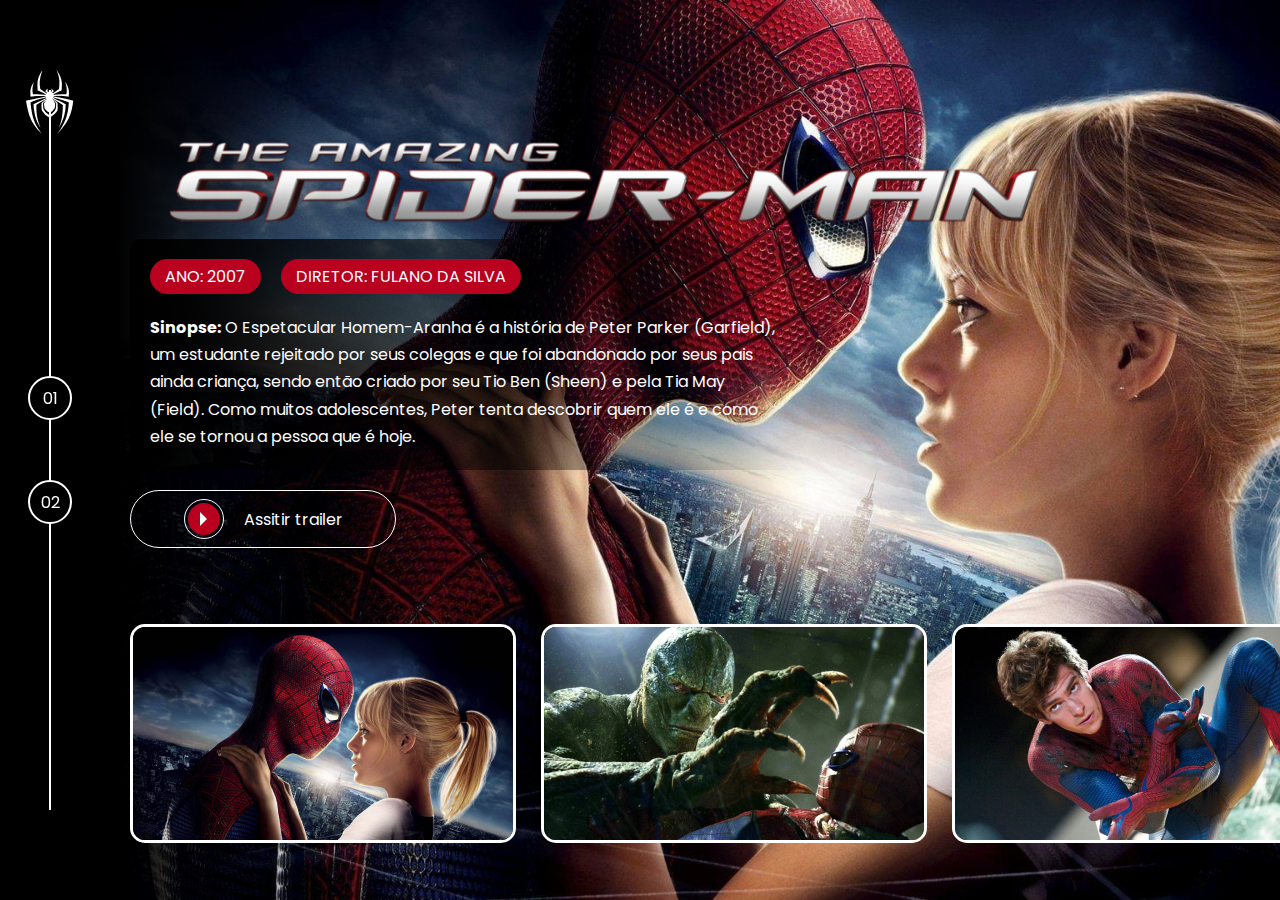
<file: pages/andrew-garfield/espetacularSpiderman1.html>
<!DOCTYPE html>
<html lang="pt-br">
<head>
  <meta charset="UTF-8">
  <meta http-equiv="X-UA-Compatible" content="IE=edge">
  <link rel="stylesheet" href="../../assets/css/internal.css"><meta name="viewport" content="width=device-width, initial-scale=1.0">
  <link rel="stylesheet" href="https://cdn.jsdelivr.net/npm/@fancyapps/ui@4.0/dist/fancybox.css"/>
  <title>Multiverso Spiderman</title>
</head>
<body>
  <div class="s-wrapper">

    <div class="s-left-column">     
      <nav class="navigator">
        <div class="navigator__icon">
          <a href="../../index.html">
            <img src="../../assets/images/icons/spiderman1.png" alt="">
          </a>
        </div>
        <ul>
          <li><a href="espetacularSpiderman1.html">01</a></li>
          <li><a href="espetacularSpiderman2.html">02</a></li>
          
        </ul>
      </nav>

    </div>
    <div class="s-main-content s-spiderman-02-01">

      <div class="s-main-content__top">
        <div class="s-logo">
          <img src="../../assets/images/spiderman-andrew/movie-01/logo.png" alt="Spiderman (2002)" title="Spiderman (2002)">
        </div>

        <div class="s-description">
          <div class="pills">
            <ul>
              <li>Ano: 2007</li>
              <li>Diretor: Fulano Da Silva</li>
            </ul>
          </div>

          <div class="s-description__text">
            <p><strong>Sinopse:</strong>&nbsp;O Espetacular Homem-Aranha é a história de Peter Parker (Garfield), 
              um estudante rejeitado por seus colegas e que foi abandonado por seus pais ainda criança, 
              sendo então criado por seu Tio Ben (Sheen) e pela Tia May (Field). 
              Como muitos adolescentes, Peter tenta descobrir quem ele é e como ele se tornou a pessoa que é hoje.
            </p>
          </div>
        </div>

        <div class="s-links">
          <ul>
            <li>
              <a href="https://www.youtube.com/watch?v=6nzNdpJ3qMo" class="link-button" target="_blank">
                <span class="icon">
                  <div class="play-icon">&nbsp;</div>
                </span>
                <span class="label"> Assitir trailer </span>
              </a>
            </li>
          </ul>
        </div>

      </div>

      <div class="s-main-content__bottom">
        <div class="gallery">
          <ul>
            <li> <a data-fancybox  href="../../assets/images/spiderman-andrew/movie-01/gallery/image-01.png"> 
                  <img src="../../assets/images/spiderman-andrew/movie-01/gallery/image-01.png" alt="">
                </a> 
            </li>
            <li> <a data-fancybox href="../../assets/images/spiderman-andrew/movie-01/gallery/image-02.png"> 
                  <img src="../../assets/images/spiderman-andrew/movie-01/gallery/image-02.png" alt="">
                </a> 
            </li>
            <li> <a data-fancybox href="../../assets/images/spiderman-andrew/movie-01/gallery/image-03.png"> 
                  <img src="../../assets/images/spiderman-andrew/movie-01/gallery/image-03.png" alt="">
                </a> 
            </li>
          </ul>
        </div>
      </div>

    </div>
  </div>

  <script src="https://cdn.jsdelivr.net/npm/@fancyapps/ui@4.0/dist/fancybox.umd.js"></script>
</body>
</html>
</file>
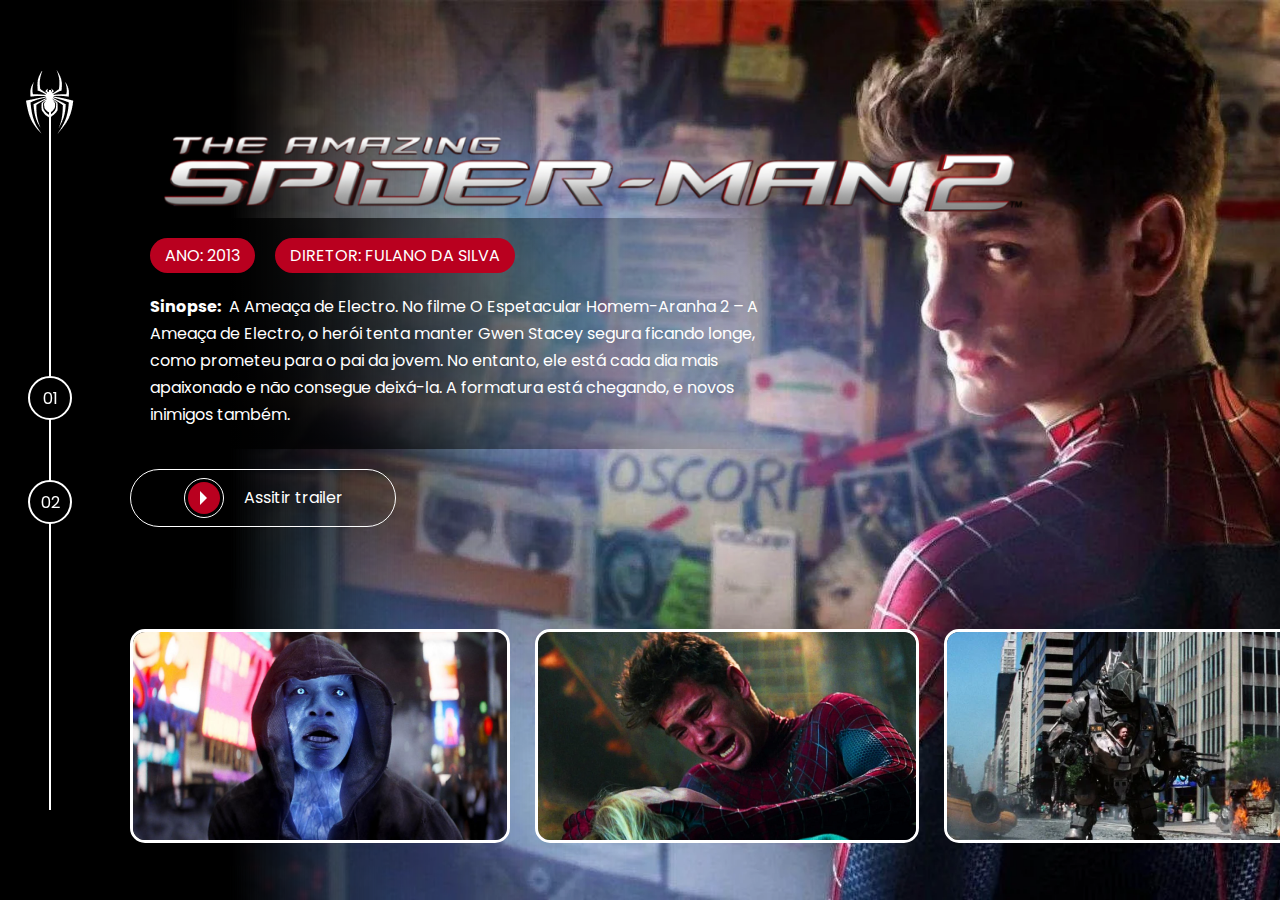
<file: pages/andrew-garfield/espetacularSpiderman2.html>
<!DOCTYPE html>
<html lang="pt-br">
<head>
  <meta charset="UTF-8">
  <meta http-equiv="X-UA-Compatible" content="IE=edge">
  <link rel="stylesheet" href="../../assets/css/internal.css"><meta name="viewport" content="width=device-width, initial-scale=1.0">
  <link rel="stylesheet" href="https://cdn.jsdelivr.net/npm/@fancyapps/ui@4.0/dist/fancybox.css"/>
  <title>Multiverso Spiderman</title>
</head>
<body>
  <div class="s-wrapper">

    <div class="s-left-column">     
      <nav class="navigator">
        <div class="navigator__icon">
          <a href="../../index.html">
            <img src="../../assets/images/icons/spiderman1.png" alt="">
          </a>
        </div>
        <ul>
          <li><a href="espetacularSpiderman1.html">01</a></li>
          <li><a href="espetacularSpiderman2.html">02</a></li>
          
        </ul>
      </nav>

    </div>
    <div class="s-main-content s-spiderman-02-02">

      <div class="s-main-content__top">
        <div class="s-logo">
          <img src="../../assets/images/spiderman-andrew/movie-02/logo.png" alt="Spiderman (2002)" title="Spiderman (2002)">
        </div>

        <div class="s-description">
          <div class="pills">
            <ul>
              <li>Ano: 2013</li>
              <li>Diretor: Fulano Da Silva</li>
            </ul>
          </div>

          <div class="s-description__text">
            <p><strong>Sinopse:</strong>&nbsp; A Ameaça de Electro. No filme O Espetacular Homem-Aranha 2 – 
              A Ameaça de Electro, o herói tenta manter Gwen Stacey segura ficando longe, 
              como prometeu para o pai da jovem. No entanto, ele está cada dia mais apaixonado 
              e não consegue deixá-la. A formatura está chegando, e novos inimigos também.
            </p>
          </div>
        </div>

        <div class="s-links">
          <ul>
            <li>
              <a href="https://www.youtube.com/watch?v=PfUDLzyC1cM" class="link-button" target="_blank">
                <span class="icon">
                  <div class="play-icon">&nbsp;</div>
                </span>
                <span class="label"> Assitir trailer </span>
              </a>
            </li>
          </ul>
        </div>

      </div>

      <div class="s-main-content__bottom">
        <div class="gallery">
          <ul>
            <li> <a data-fancybox  href="../../assets/images/spiderman-andrew/movie-02/gallery/image-01.png"> 
                  <img src="../../assets/images/spiderman-andrew/movie-02/gallery/image-01.png" alt="">
                </a> 
            </li>
            <li> <a data-fancybox href="../../assets/images/spiderman-andrew/movie-02/gallery/image-02.png"> 
                  <img src="../../assets/images/spiderman-andrew/movie-02/gallery/image-02.png" alt="">
                </a> 
            </li>
            <li> <a data-fancybox href="../../assets/images/spiderman-andrew/movie-02/gallery/image-03.png"> 
                  <img src="../../assets/images/spiderman-andrew/movie-02/gallery/image-03.png" alt="">
                </a> 
            </li>
          </ul>
        </div>
      </div>

    </div>
  </div>

  <script src="https://cdn.jsdelivr.net/npm/@fancyapps/ui@4.0/dist/fancybox.umd.js"></script>
</body>
</html>
</file>
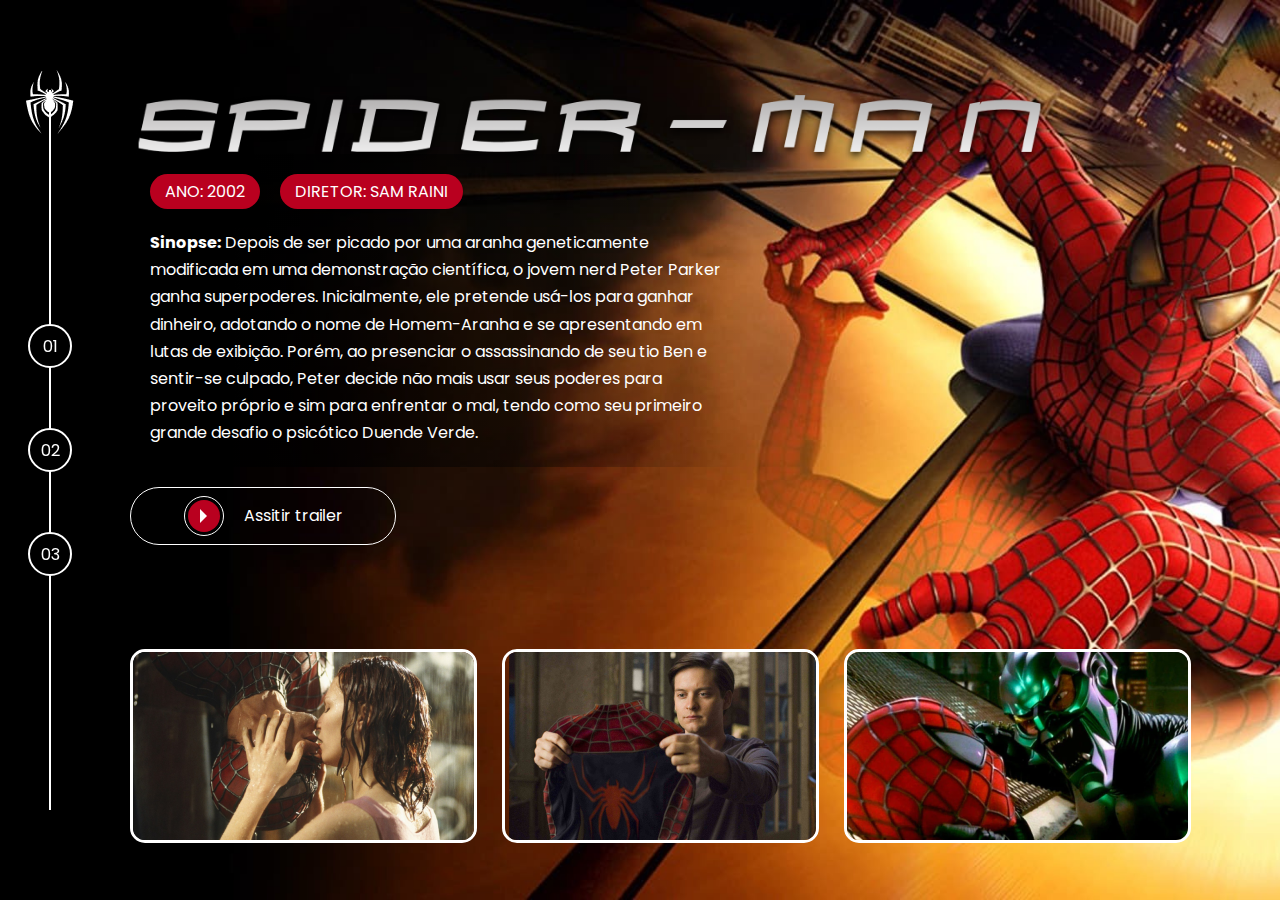
<file: pages/tobey-maguire/spiderman1.html>
<!DOCTYPE html>
<html lang="pt-br">
<head>
  <meta charset="UTF-8">
  <meta http-equiv="X-UA-Compatible" content="IE=edge">
  <link rel="stylesheet" href="../../assets/css/internal.css"><meta name="viewport" content="width=device-width, initial-scale=1.0">
  <link rel="stylesheet" href="https://cdn.jsdelivr.net/npm/@fancyapps/ui@4.0/dist/fancybox.css"/>
  <title>Multiverso Spiderman</title>
</head>
<body>
  <div class="s-wrapper">

    <div class="s-left-column">     
      <nav class="navigator">
        <div class="navigator__icon">
          <a href="../../index.html">
            <img src="../../assets/images/icons/spiderman1.png" alt="">
          </a>
        </div>
        <ul>
          <li><a href="spiderman1.html">01</a></li>
          <li><a href="spiderman2.html">02</a></li>
          <li><a href="spiderman3.html">03</a></li>
        </ul>
      </nav>

    </div>
    <div class="s-main-content s-spiderman-01-01">

      <div class="s-main-content__top">
        <div class="s-logo">
          <img src="../../assets/images/spiderman-tobey/movie-01/logo.png" alt="Spiderman (2002)" title="Spiderman (2002)">
        </div>

        <div class="s-description">
          <div class="pills">
            <ul>
              <li>Ano: 2002</li>
              <li>Diretor: Sam Raini</li>
            </ul>
          </div>

          <div class="s-description__text">
            <p><strong>Sinopse:</strong>&nbsp;Depois de ser picado por uma aranha geneticamente modificada em uma 
              demonstração científica, o jovem nerd Peter Parker ganha superpoderes. Inicialmente, ele pretende usá-los 
              para ganhar dinheiro, adotando o nome de Homem-Aranha e se apresentando em lutas de exibição. Porém, 
              ao presenciar o assassinando de seu tio Ben e sentir-se culpado, Peter decide não mais usar seus poderes 
              para proveito próprio e sim para enfrentar o mal, tendo como seu primeiro grande desafio o psicótico 
              Duende Verde.
            </p>
          </div>
        </div>

        <div class="s-links">
          <ul>
            <li>
              <a href="https://www.youtube.com/watch?v=_yhFofFZGcc" class="link-button" target="_blank">
                <span class="icon">
                  <div class="play-icon">&nbsp;</div>
                </span>
                <span class="label"> Assitir trailer </span>
              </a>
            </li>
          </ul>
        </div>

      </div>

      <div class="s-main-content__bottom">
        <div class="gallery">
          <ul>
            <li> <a data-fancybox  href="../../assets/images/spiderman-tobey/movie-01/gallery/image-01-full.jpg"> 
                  <img src="../../assets/images/spiderman-tobey/movie-01/gallery/image-01.png" alt="">
                </a> 
            </li>
            <li> <a data-fancybox href="../../assets/images/spiderman-tobey/movie-01/gallery/image-02-full.jpg"> 
                  <img src="../../assets/images/spiderman-tobey/movie-01/gallery/image-02.png" alt="">
                </a> 
            </li>
            <li> <a data-fancybox href="../../assets/images/spiderman-tobey/movie-01/gallery/image-03-full.jpg"> 
                  <img src="../../assets/images/spiderman-tobey/movie-01/gallery/image-03.png" alt="">
                </a> 
            </li>
          </ul>
        </div>
      </div>

    </div>
  </div>

  <script src="https://cdn.jsdelivr.net/npm/@fancyapps/ui@4.0/dist/fancybox.umd.js"></script>
</body>
</html>
</file>
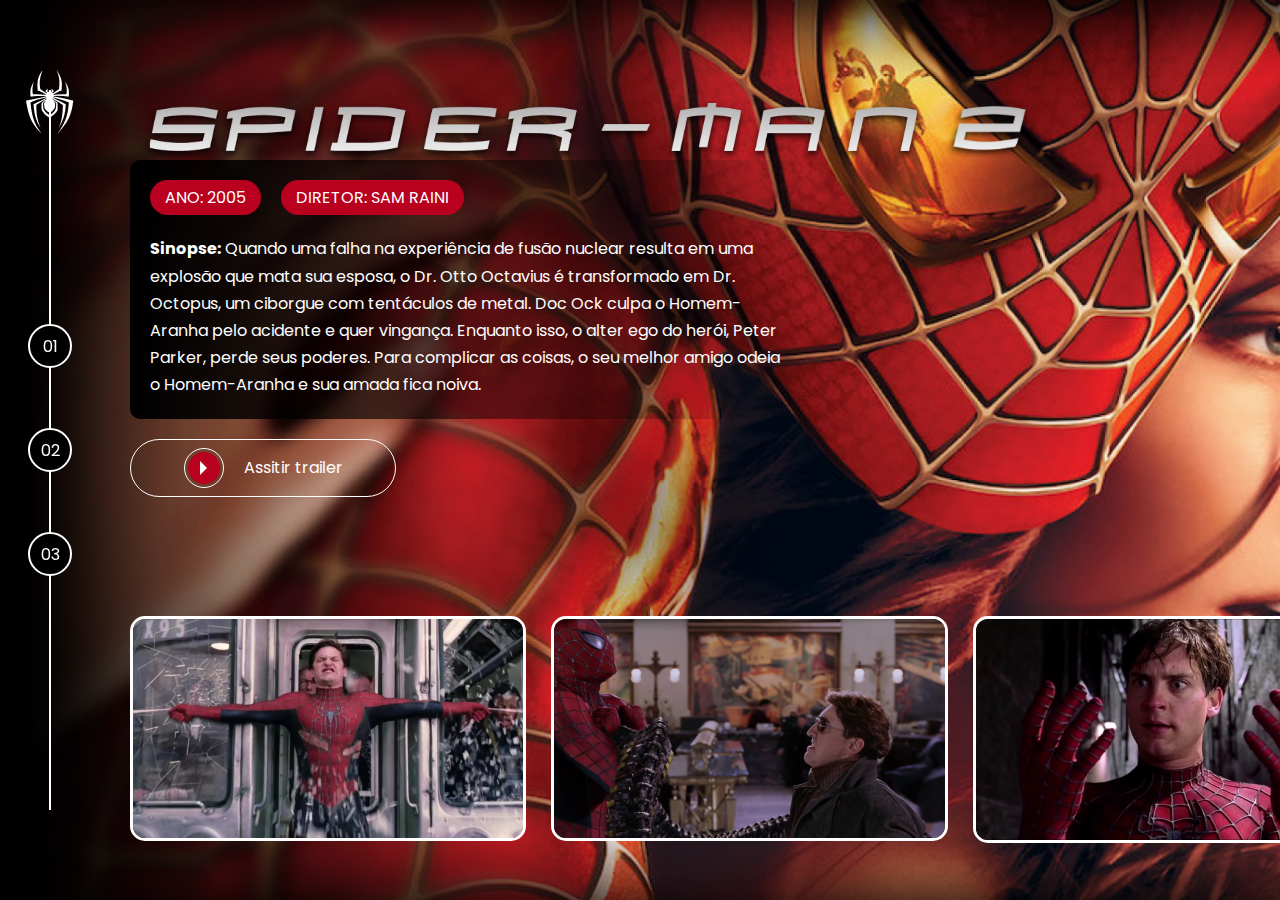
<file: pages/tobey-maguire/spiderman2.html>
<!DOCTYPE html>
<html lang="pt-br">
<head>
  <meta charset="UTF-8">
  <meta http-equiv="X-UA-Compatible" content="IE=edge">
  <link rel="stylesheet" href="../../assets/css/internal.css"><meta name="viewport" content="width=device-width, initial-scale=1.0">
  <link rel="stylesheet" href="https://cdn.jsdelivr.net/npm/@fancyapps/ui@4.0/dist/fancybox.css"/>
  <title>Multiverso Spiderman</title>
</head>
<body>
  <div class="s-wrapper">

    <div class="s-left-column">     
      <nav class="navigator">
        <div class="navigator__icon">
          <a href="../../index.html">
            <img src="../../assets/images/icons/spiderman1.png" alt="">
          </a>
        </div>
        <ul>
          <li><a href="spiderman1.html">01</a></li>
          <li><a href="spiderman2.html">02</a></li>
          <li><a href="spiderman3.html">03</a></li>
        </ul>
      </nav>

    </div>
    <div class="s-main-content s-spiderman-01-02">

      <div class="s-main-content__top">
        <div class="s-logo">
          <img src="../../assets/images/spiderman-tobey/movie-02/logo.png" alt="Spiderman (2002)" title="Spiderman (2002)">
        </div>

        <div class="s-description">
          <div class="pills">
            <ul>
              <li>Ano: 2005</li>
              <li>Diretor: Sam Raini</li>
            </ul>
          </div>

          <div class="s-description__text">
            <p><strong>Sinopse:</strong>&nbsp;Quando uma falha na experiência de fusão nuclear 
              resulta em uma explosão que mata sua esposa, o Dr. 
              Otto Octavius é transformado em Dr. Octopus, 
              um ciborgue com tentáculos de metal. Doc Ock culpa o Homem-Aranha pelo acidente 
              e quer vingança. Enquanto isso, o alter ego do herói, Peter Parker, perde seus poderes. 
              Para complicar as coisas, o seu melhor amigo odeia o Homem-Aranha e sua amada fica noiva.
            </p>
          </div>
        </div>

        <div class="s-links">
          <ul>
            <li>
              <a href="https://www.youtube.com/watch?v=1s9Yln0YwCw" class="link-button" target="_blank">
                <span class="icon">
                  <div class="play-icon">&nbsp;</div>
                </span>
                <span class="label"> Assitir trailer </span>
              </a>
            </li>
          </ul>
        </div>

      </div>

      <div class="s-main-content__bottom">
        <div class="gallery">
          <ul>
            <li> <a data-fancybox  href="../../assets/images/spiderman-tobey/movie-02/gallery/image-01.png"> 
                  <img src="../../assets/images/spiderman-tobey/movie-02/gallery/image-01.png" alt="">
                </a> 
            </li>
            <li> <a data-fancybox href="../../assets/images/spiderman-tobey/movie-02/gallery/image-02.png"> 
                  <img src="../../assets/images/spiderman-tobey/movie-02/gallery/image-02.png" alt="">
                </a> 
            </li>
            <li> <a data-fancybox href="../../assets/images/spiderman-tobey/movie-02/gallery/image-03.png"> 
                  <img src="../../assets/images/spiderman-tobey/movie-02/gallery/image-03.png" alt="">
                </a> 
            </li>
          </ul>
        </div>
      </div>

    </div>
  </div>

  <script src="https://cdn.jsdelivr.net/npm/@fancyapps/ui@4.0/dist/fancybox.umd.js"></script>
</body>
</html>
</file>
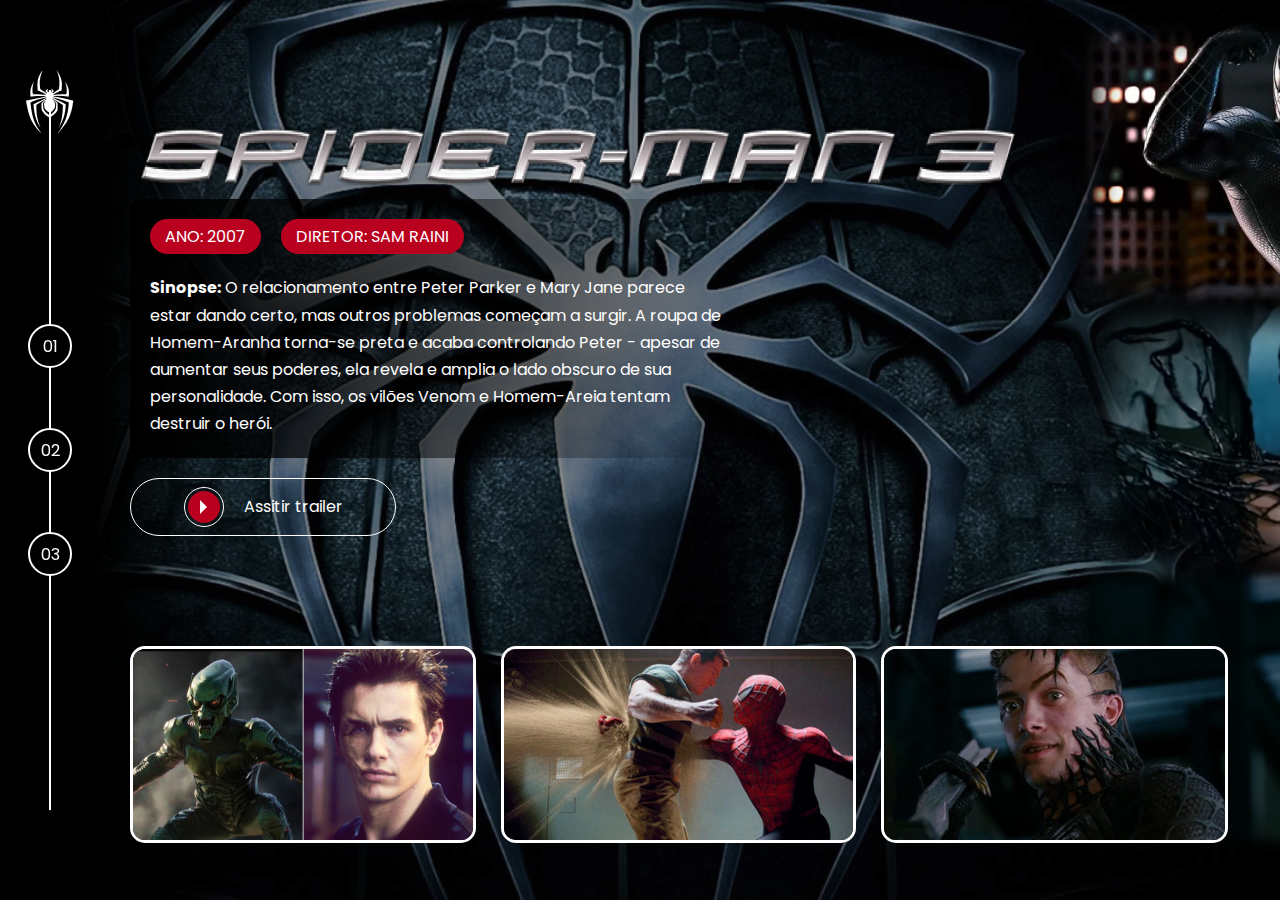
<file: pages/tobey-maguire/spiderman3.html>
<!DOCTYPE html>
<html lang="pt-br">
<head>
  <meta charset="UTF-8">
  <meta http-equiv="X-UA-Compatible" content="IE=edge">
  <link rel="stylesheet" href="../../assets/css/internal.css"><meta name="viewport" content="width=device-width, initial-scale=1.0">
  <link rel="stylesheet" href="https://cdn.jsdelivr.net/npm/@fancyapps/ui@4.0/dist/fancybox.css"/>
  <title>Multiverso Spiderman</title>
</head>
<body>
  <div class="s-wrapper">

    <div class="s-left-column">     
      <nav class="navigator">
        <div class="navigator__icon">
          <a href="../../index.html">
            <img src="../../assets/images/icons/spiderman1.png" alt="">
          </a>
        </div>
        <ul>
          <li><a href="spiderman1.html">01</a></li>
          <li><a href="spiderman2.html">02</a></li>
          <li><a href="spiderman3.html">03</a></li>
        </ul>
      </nav>

    </div>
    <div class="s-main-content s-spiderman-01-03">

      <div class="s-main-content__top">
        <div class="s-logo">
          <img src="../../assets/images/spiderman-tobey/movie-03/logo.png" alt="Spiderman (2002)" title="Spiderman (2002)">
        </div>

        <div class="s-description">
          <div class="pills">
            <ul>
              <li>Ano: 2007</li>
              <li>Diretor: Sam Raini</li>
            </ul>
          </div>

          <div class="s-description__text">
            <p><strong>Sinopse:</strong>&nbsp;O relacionamento entre Peter Parker e Mary Jane parece estar dando certo, 
              mas outros problemas começam a surgir. A roupa de Homem-Aranha torna-se preta 
              e acaba controlando Peter - apesar de aumentar seus poderes, 
              ela revela e amplia o lado obscuro de sua personalidade. 
              Com isso, os vilões Venom e Homem-Areia tentam destruir o herói.
            </p>
          </div>
        </div>

        <div class="s-links">
          <ul>
            <li>
              <a href="https://www.youtube.com/watch?v=wPosLpgMtTY" class="link-button" target="_blank">
                <span class="icon">
                  <div class="play-icon">&nbsp;</div>
                </span>
                <span class="label"> Assitir trailer </span>
              </a>
            </li>
          </ul>
        </div>

      </div>

      <div class="s-main-content__bottom">
        <div class="gallery">
          <ul>
            <li> <a data-fancybox  href="../../assets/images/spiderman-tobey/movie-03/gallery/image-01.png"> 
                  <img src="../../assets/images/spiderman-tobey/movie-03/gallery/image-01.png" alt="">
                </a> 
            </li>
            <li> <a data-fancybox href="../../assets/images/spiderman-tobey/movie-03/gallery/image-02.png"> 
                  <img src="../../assets/images/spiderman-tobey/movie-03/gallery/image-02.png" alt="">
                </a> 
            </li>
            <li> <a data-fancybox href="../../assets/images/spiderman-tobey/movie-03/gallery/image-03.png"> 
                  <img src="../../assets/images/spiderman-tobey/movie-03/gallery/image-03.png" alt="">
                </a> 
            </li>
          </ul>
        </div>
      </div>

    </div>
  </div>

  <script src="https://cdn.jsdelivr.net/npm/@fancyapps/ui@4.0/dist/fancybox.umd.js"></script>
</body>
</html>
</file>
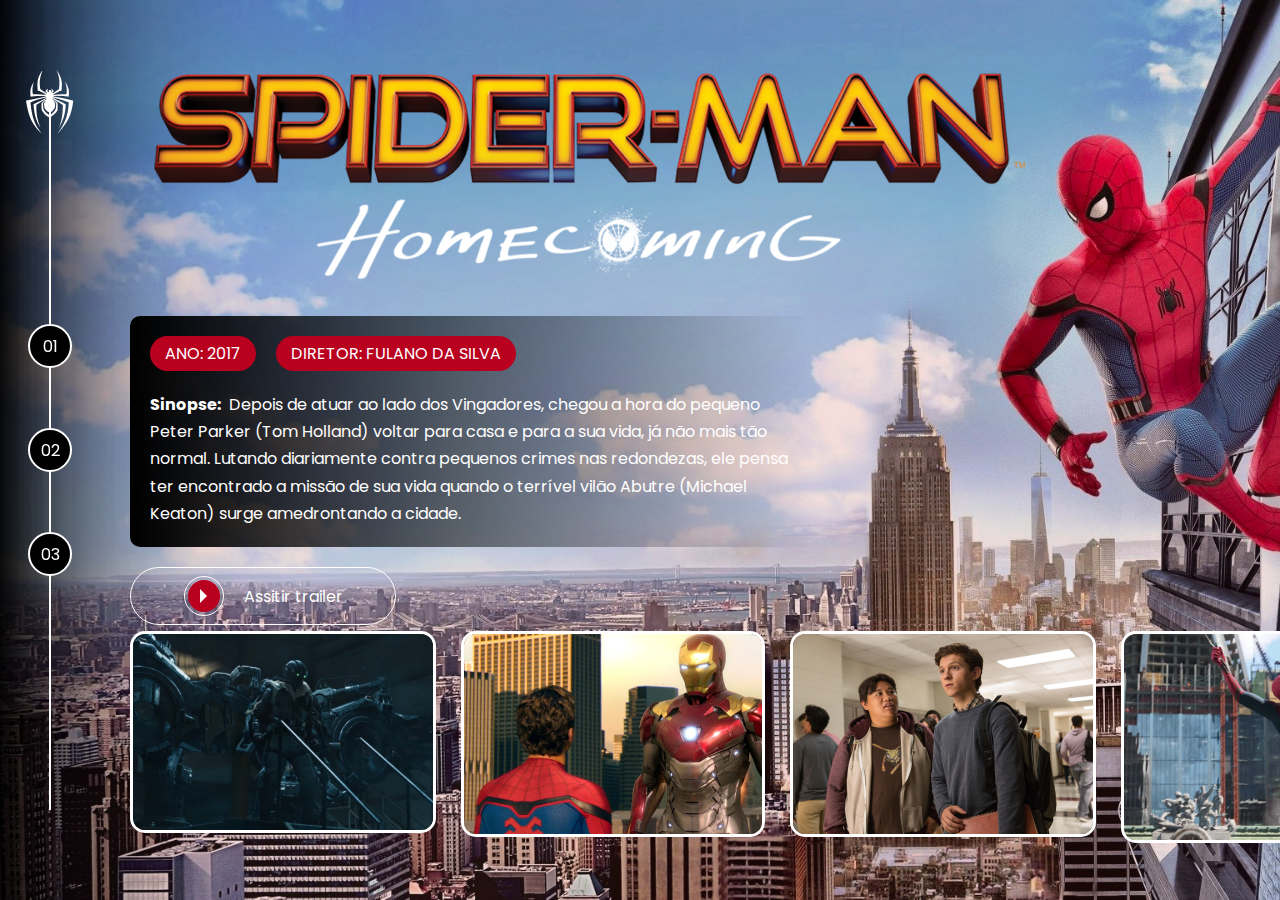
<file: pages/tom-holland/tomspiderman1.html>
<!DOCTYPE html>
<html lang="pt-br">
<head>
  <meta charset="UTF-8">
  <meta http-equiv="X-UA-Compatible" content="IE=edge">
  <link rel="stylesheet" href="../../assets/css/internal.css"><meta name="viewport" content="width=device-width, initial-scale=1.0">
  <link rel="stylesheet" href="https://cdn.jsdelivr.net/npm/@fancyapps/ui@4.0/dist/fancybox.css"/>
  <title>Multiverso Spiderman</title>
</head>
<body>
  <div class="s-wrapper">

    <div class="s-left-column">     
      <nav class="navigator">
        <div class="navigator__icon">
          <a href="../../index.html">
            <img src="../../assets/images/icons/spiderman1.png" alt="">
          </a>
        </div>
        <ul>
          <li><a href="tomspiderman1.html">01</a></li>
          <li><a href="tomspiderman2.html">02</a></li>
          <li><a href="tomspiderman3.html">03</a></li>
          
        </ul>
      </nav>

    </div>
    <div class="s-main-content s-spiderman-03-01">

      <div class="s-main-content__top">
        <div class="s-logo">
          <img src="../../assets/images/spiderman-tom/movie-01/logo.png" alt="Spiderman (2002)" title="Spiderman (2002)">
        </div>

        <div class="s-description">
          <div class="pills">
            <ul>
              <li>Ano: 2017</li>
              <li>Diretor: Fulano Da Silva</li>
            </ul>
          </div>

          <div class="s-description__text">
            <p><strong>Sinopse:</strong>&nbsp; Depois de atuar ao lado dos Vingadores, 
              chegou a hora do pequeno Peter Parker (Tom Holland) voltar para casa e para a sua vida, 
              já não mais tão normal. Lutando diariamente contra pequenos crimes nas redondezas, 
              ele pensa ter encontrado a missão de sua vida quando o terrível vilão Abutre (Michael Keaton) surge amedrontando a cidade.
            </p>
          </div>
        </div>

        <div class="s-links">
          <ul>
            <li>
              <a href="https://www.youtube.com/watch?v=WYzsAiqPpHU" class="link-button" target="_blank">
                <span class="icon">
                  <div class="play-icon">&nbsp;</div>
                </span>
                <span class="label"> Assitir trailer </span>
              </a>
            </li>
          </ul>
        </div>

      </div>

      <div class="s-main-content__bottom">
        <div class="gallery">
          <ul>
            <li> <a data-fancybox  href="../../assets/images/spiderman-tom/movie-01/gallery/image-01.png"> 
                  <img src="../../assets/images/spiderman-tom/movie-01/gallery/image-01.png" alt="">
                </a> 
            </li>
            <li> <a data-fancybox href="../../assets/images/spiderman-tom/movie-01/gallery/image-02.png"> 
                  <img src="../../assets/images/spiderman-tom/movie-01/gallery/image-02.png" alt="">
                </a> 
            </li>
            <li> <a data-fancybox href="../../assets/images/spiderman-tom/movie-01/gallery/image-03.png"> 
                  <img src="../../assets/images/spiderman-tom/movie-01/gallery/image-03.png" alt="">
                </a> 
            </li>
            <li> <a data-fancybox href="../../assets/images/spiderman-tom/movie-01/gallery/image-04.png"> 
                <img src="../../assets/images/spiderman-tom/movie-01/gallery/image-04.png" alt="">
              </a> 
            </li>
          </ul>
        </div>
      </div>

    </div>
  </div>

  <script src="https://cdn.jsdelivr.net/npm/@fancyapps/ui@4.0/dist/fancybox.umd.js"></script>
</body>
</html>
</file>
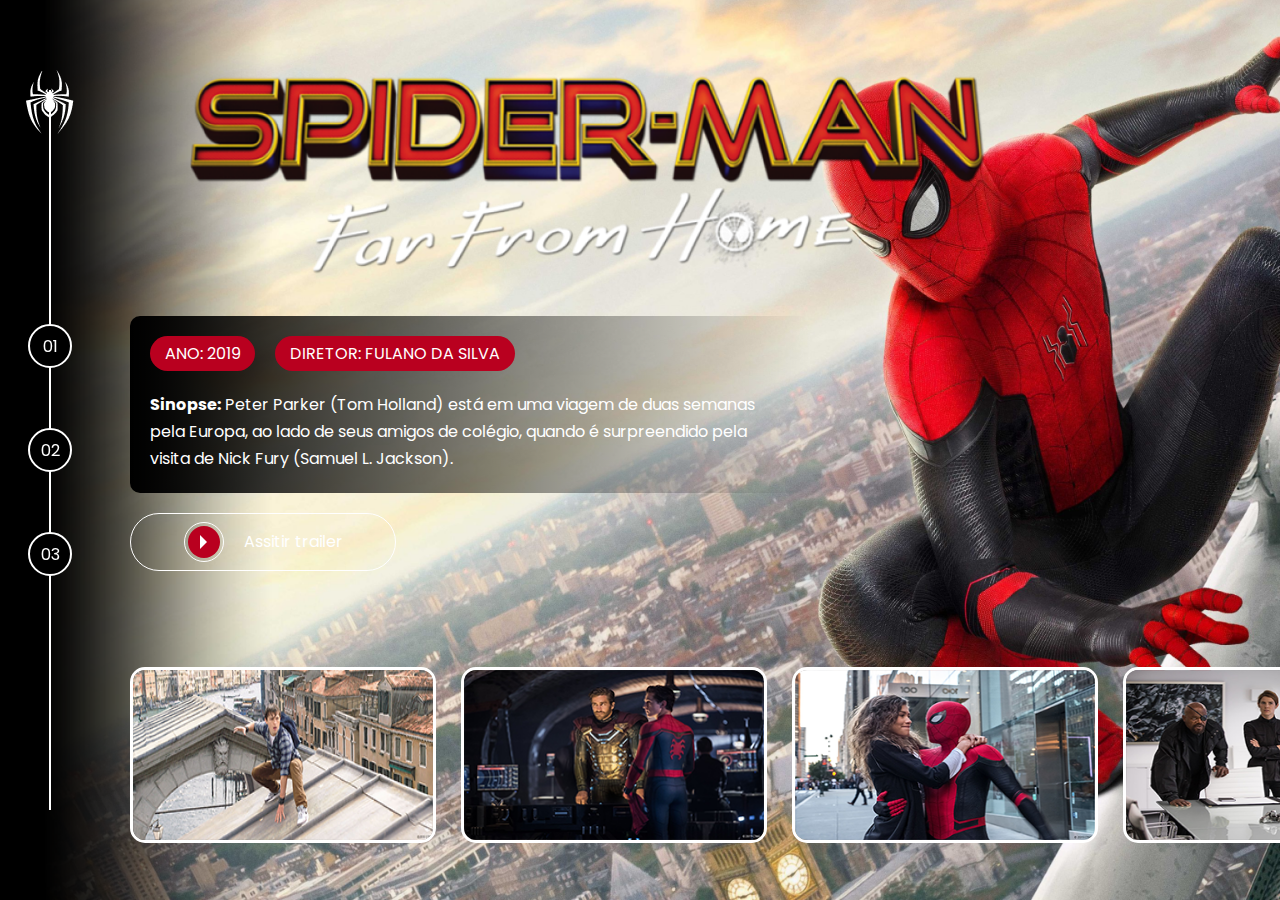
<file: pages/tom-holland/tomspiderman2.html>
<!DOCTYPE html>
<html lang="pt-br">
<head>
  <meta charset="UTF-8">
  <meta http-equiv="X-UA-Compatible" content="IE=edge">
  <link rel="stylesheet" href="../../assets/css/internal.css"><meta name="viewport" content="width=device-width, initial-scale=1.0">
  <link rel="stylesheet" href="https://cdn.jsdelivr.net/npm/@fancyapps/ui@4.0/dist/fancybox.css"/>
  <title>Multiverso Spiderman</title>
</head>
<body>
  <div class="s-wrapper">

    <div class="s-left-column">     
      <nav class="navigator">
        <div class="navigator__icon">
          <a href="../../index.html">
            <img src="../../assets/images/icons/spiderman1.png" alt="">
          </a>
        </div>
        <ul>
          <li><a href="tomspiderman1.html">01</a></li>
          <li><a href="tomspiderman2.html">02</a></li>
          <li><a href="tomspiderman3.html">03</a></li>
          
        </ul>
      </nav>

    </div>
    <div class="s-main-content s-spiderman-03-02">

      <div class="s-main-content__top">
        <div class="s-logo">
          <img src="../../assets/images/spiderman-tom/movie-02/logo.png" alt="Spiderman (2002)" title="Spiderman (2002)">
        </div>

        <div class="s-description">
          <div class="pills">
            <ul>
              <li>Ano: 2019</li>
              <li>Diretor: Fulano Da Silva</li>
            </ul>
          </div>

          <div class="s-description__text">
            <p><strong>Sinopse:</strong>&nbsp;Peter Parker (Tom Holland) está em uma viagem de duas semanas pela Europa, 
              ao lado de seus amigos de colégio, quando é surpreendido pela visita de Nick Fury (Samuel L. Jackson).
            </p>
          </div>
        </div>

        <div class="s-links">
          <ul>
            <li>
              <a href="https://www.youtube.com/watch?v=6bpZXJgtYww" class="link-button" target="_blank">
                <span class="icon">
                  <div class="play-icon">&nbsp;</div>
                </span>
                <span class="label"> Assitir trailer </span>
              </a>
            </li>
          </ul>
        </div>

      </div>

      <div class="s-main-content__bottom">
        <div class="gallery">
          <ul>
            <li> <a data-fancybox="galley" href="../../assets/images/spiderman-tom/movie-02/gallery/image1.jpg"> 
                  <img src="../../assets/images/spiderman-tom/movie-02/gallery/image1.png" alt="" style="width: 300px; height: 170px;">
                </a> 
            </li>
            <li> <a data-fancybox="galley" href="../../assets/images/spiderman-tom/movie-02/gallery/image2.jpg"> 
                  <img src="../../assets/images/spiderman-tom/movie-02/gallery/image2.png" alt="" style="width: 300px; height: 170px;">
                </a> 
            </li>
            <li> <a data-fancybox="galley" href="../../assets/images/spiderman-tom/movie-02/gallery/image3.jpg"> 
                  <img src="../../assets/images/spiderman-tom/movie-02/gallery/image3.png" alt="" style="width: 300px; height: 170px;">
                </a> 
            </li>
            <li> <a data-fancybox="galley" href="../../assets/images/spiderman-tom/movie-02/gallery/image4.jpg"> 
                <img src="../../assets/images/spiderman-tom/movie-02/gallery/image4.png" alt="" style="width: 300px; height: 170px;">
              </a> 
            </li>
          </ul>
        </div>
      </div>

    </div>
  </div>

  <script src="https://cdn.jsdelivr.net/npm/@fancyapps/ui@4.0/dist/fancybox.umd.js"></script>


</body>
</html>
</file>
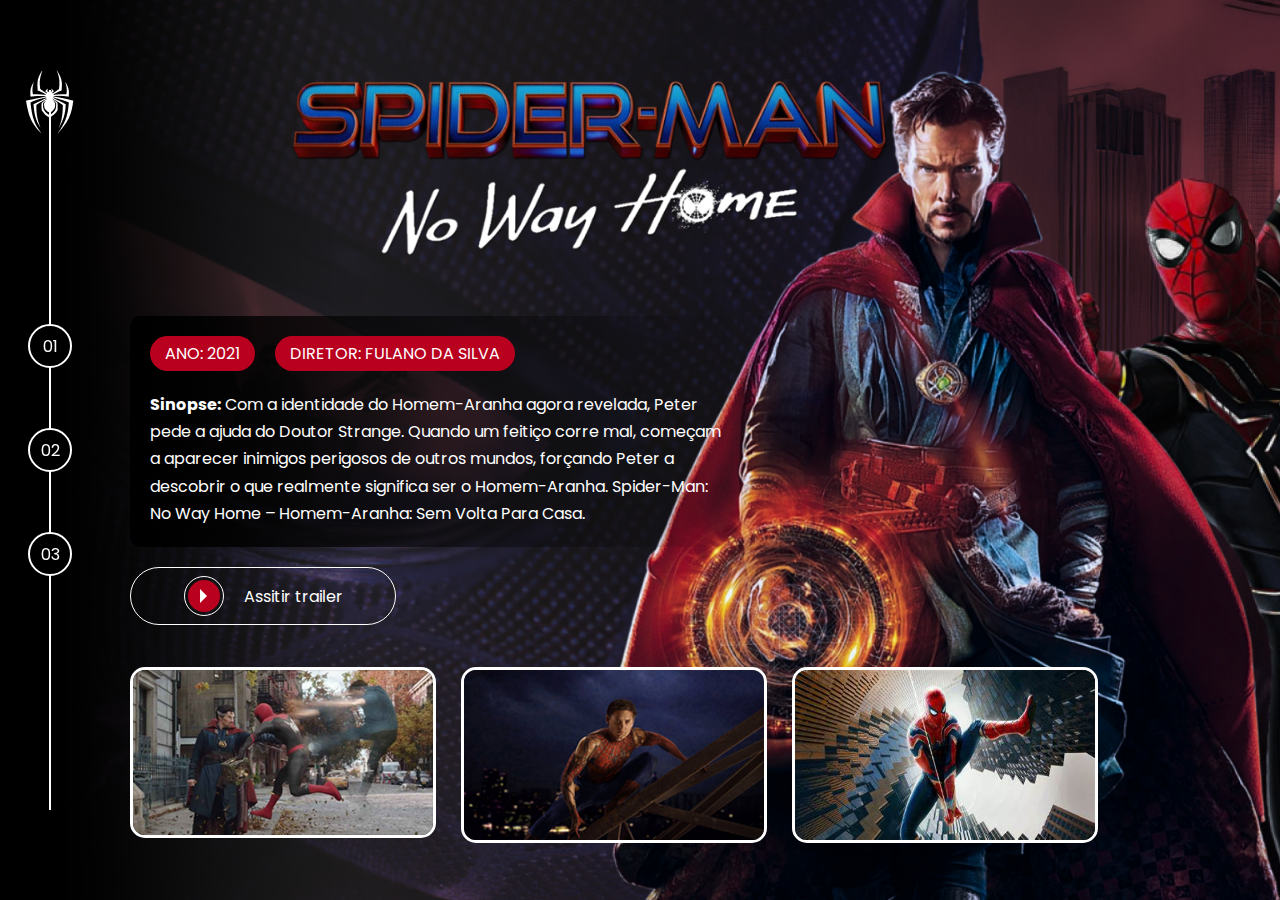
<file: pages/tom-holland/tomspiderman3.html>
<!DOCTYPE html>
<html lang="pt-br">
<head>
  <meta charset="UTF-8">
  <meta http-equiv="X-UA-Compatible" content="IE=edge">
  <link rel="stylesheet" href="../../assets/css/internal.css"><meta name="viewport" content="width=device-width, initial-scale=1.0">
  <link rel="stylesheet" href="https://cdn.jsdelivr.net/npm/@fancyapps/ui@4.0/dist/fancybox.css"/>
  <title>Multiverso Spiderman</title>
</head>
<body>
  <div class="s-wrapper">

    <div class="s-left-column">     
      <nav class="navigator">
        <div class="navigator__icon">
          <a href="../../index.html">
            <img src="../../assets/images/icons/spiderman1.png" alt="">
          </a>
        </div>
        <ul>
          <li><a href="tomspiderman1.html">01</a></li>
          <li><a href="tomspiderman2.html">02</a></li>
          <li><a href="tomspiderman3.html">03</a></li>
          
        </ul>
      </nav>

    </div>
    <div class="s-main-content s-spiderman-03-03">

      <div class="s-main-content__top">
        <div class="s-logo">
          <img src="../../assets/images/spiderman-tom/movie-03/logo.png" alt="Spiderman (2002)" title="Spiderman (2002)">
        </div>

        <div class="s-description">
          <div class="pills">
            <ul>
              <li>Ano: 2021</li>
              <li>Diretor: Fulano Da Silva</li>
            </ul>
          </div>

          <div class="s-description__text">
            <p><strong>Sinopse:</strong>&nbsp;Com a identidade do Homem-Aranha agora revelada, 
              Peter pede a ajuda do Doutor Strange. Quando um feitiço corre mal, 
              começam a aparecer inimigos perigosos de outros mundos, 
              forçando Peter a descobrir o que realmente significa ser o Homem-Aranha. 
              Spider-Man: No Way Home – Homem-Aranha: Sem Volta Para Casa.
            </p>
          </div>
        </div>

        <div class="s-links">
          <ul>
            <li>
              <a href="https://www.youtube.com/watch?v=ae6w0-kZ3-M" class="link-button" target="_blank">
                <span class="icon">
                  <div class="play-icon">&nbsp;</div>
                </span>
                <span class="label"> Assitir trailer </span>
              </a>
            </li>
          </ul>
        </div>

      </div>

      <div class="s-main-content__bottom">
        <div class="gallery">
          <ul>
            <li> <a data-fancybox="galley" href="../../assets/images/spiderman-tom/movie-03/gallery/image1.jpg"> 
                  <img src="../../assets/images/spiderman-tom/movie-03/gallery/image1.png" alt="" style="width: 300px;">
                </a> 
            </li>
            <li> <a data-fancybox="galley" href="../../assets/images/spiderman-tom/movie-03/gallery/image2.jpg"> 
                  <img src="../../assets/images/spiderman-tom/movie-03/gallery/image2.png" alt="" style="width: 300px;">
                </a> 
            </li>
            <li> <a data-fancybox="galley" href="../../assets/images/spiderman-tom/movie-03/gallery/image3.jpg"> 
                  <img src="../../assets/images/spiderman-tom/movie-03/gallery/image3.jpg" alt="" style="width: 300px; height: 170px;">
                </a> 
            </li>
            
          </ul>
        </div>
      </div>

    </div>
  </div>

  <script src="https://cdn.jsdelivr.net/npm/@fancyapps/ui@4.0/dist/fancybox.umd.js"></script>


</body>
</html>
</file>
<file: assets/css/internal.css>
@import url('../css/reset.css');
@import url('../css/global.css');
/*@import url('/assets/css/_components/_navigator.css'); 
@import url('/assets/css/_components/_pills.css');
@import url('/assets/css/_components/_link-button.css');
@import url('/assets/css/_components/_gallery.css');*/
@import url('../css/_components/_navigator.css');
@import url('../css/_components/_pills.css');
@import url('../css/_components/_link-button.css');
@import url('../css/_components/_gallery.css');

.s-wrapper {
  display: flex;
  height: 100vh;
  flex-flow: row nowrap; /* flex-flow: flex-direction flex-wrap; */
}

.s-wrapper .s-left-column {
  width: 100px;
  height: 100%;
  display: flex;
  justify-content: center;
  align-items: center;
  position: fixed;
  padding-right: 50px;
  left: 0;
  top: 0;
  z-index: 1;
}

.s-wrapper .s-main-content {
  height: 100%;
  width: 100%;
  padding-left: 130px;
  
}

.s-wrapper .s-main-content__top {
  height: 80vh;
  display: flex;
  flex-direction: column;
  justify-content: flex-start;
}

.s-wrapper .s-main-content__bottom {
  height: 20vh;
  display: flex;
  flex-direction: column;
  justify-content: flex-end;
}

.s-wrapper .s-main-content__top .s-logo {
  display: flex;
}

.s-wrapper .s-main-content__top .s-logo img {
  margin-top: 50px;
  margin-left: 0;
  margin-bottom: 30px;
  max-width: 919px;
  max-height: 236px;
  width: 100%;
  height: 100%;
  object-fit: contain;
}

.s-wrapper .s-main-content__top .s-description {
  background: linear-gradient(to right, #000, transparent);
  max-width: 50%;
  padding: 20px;
  border-radius: 10px;
  animation: animateDescription 1s ease-in-out;
}

@keyframes animateDescription {
  0%{
    transform: translateX(-100px);
    opacity: 0;
  }
  100%{
    transform: translateX(0px);
    opacity: 1;
  }
}

.s-wrapper .s-main-content__top .s-description .s-description__text p {
  color: white;
  line-height: 170%;
}

.s-wrapper .s-main-content__top .s-description .pills {
  margin-bottom: 20px;
}

.s-wrapper .s-main-content .s-links {
  padding: 20px;
  padding-left: 0;
}

.s-wrapper .s-main-content .s-links ul {
  display: flex;
  flex-direction: row;
  align-items: center;
  justify-content: center;
  border: 1px solid white;
  border-radius: 40px;
  width: 200px;
  padding: 0.5rem 2rem;
  animation: linkButtom 1s ease-out;
  
}

@keyframes linkButtom {
  0%{
    opacity: 0;
  }
  50%{
    transform: translateY(-50px);
    opacity: 0;
  }
  100%{
    transform: translateY(0px);
    opacity: 1;
  }
}

.s-spiderman-01-01 {
  background-image: url('../images/spiderman-tobey/movie-01/background.png');
  background-size: cover;
}

.s-spiderman-01-02 {
  background-image: url('../images/spiderman-tobey/movie-02/background.png');
  background-size: cover;
}

.s-spiderman-01-03 {
  background-image: url('../images/spiderman-tobey/movie-03/background.png');
  background-size: cover;
}

.s-spiderman-02-01 {
  background-image: url('../images/spiderman-andrew/movie-01/background.png');
  background-size: cover;
}

.s-spiderman-02-02 {
  background-image: url('../images/spiderman-andrew/movie-02/background.png');
  background-size: cover;
}

.s-spiderman-03-01 {
  background-image: url('../images/spiderman-tom/movie-01/background.png');
  background-size: cover;
  background-repeat: no-repeat;
  background-position: center;
}

.s-spiderman-03-02 {
  background-image: url('../images/spiderman-tom/movie-02/background.png');
  background-size: cover;
}

.s-spiderman-03-03 {
  background-image: url('../images/spiderman-tom/movie-03/background.png');
  background-size: cover;
}
</file>
